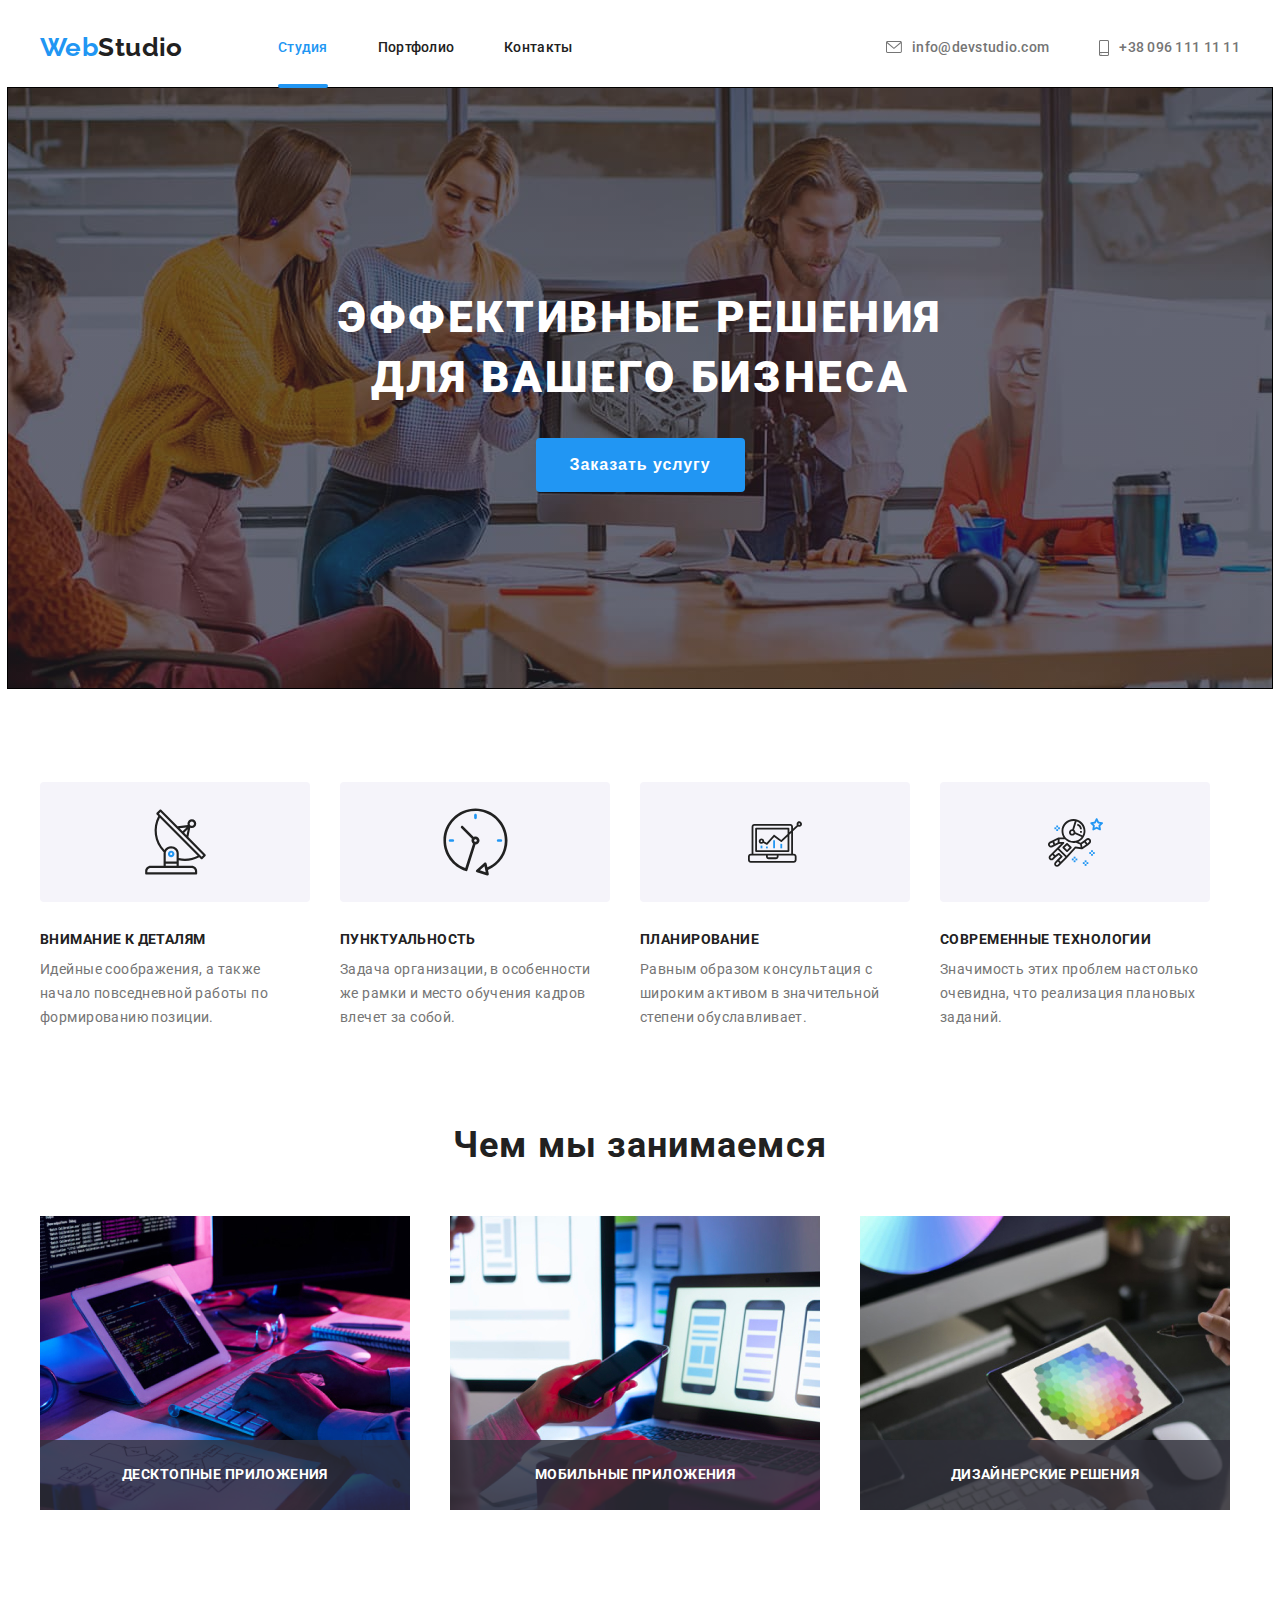
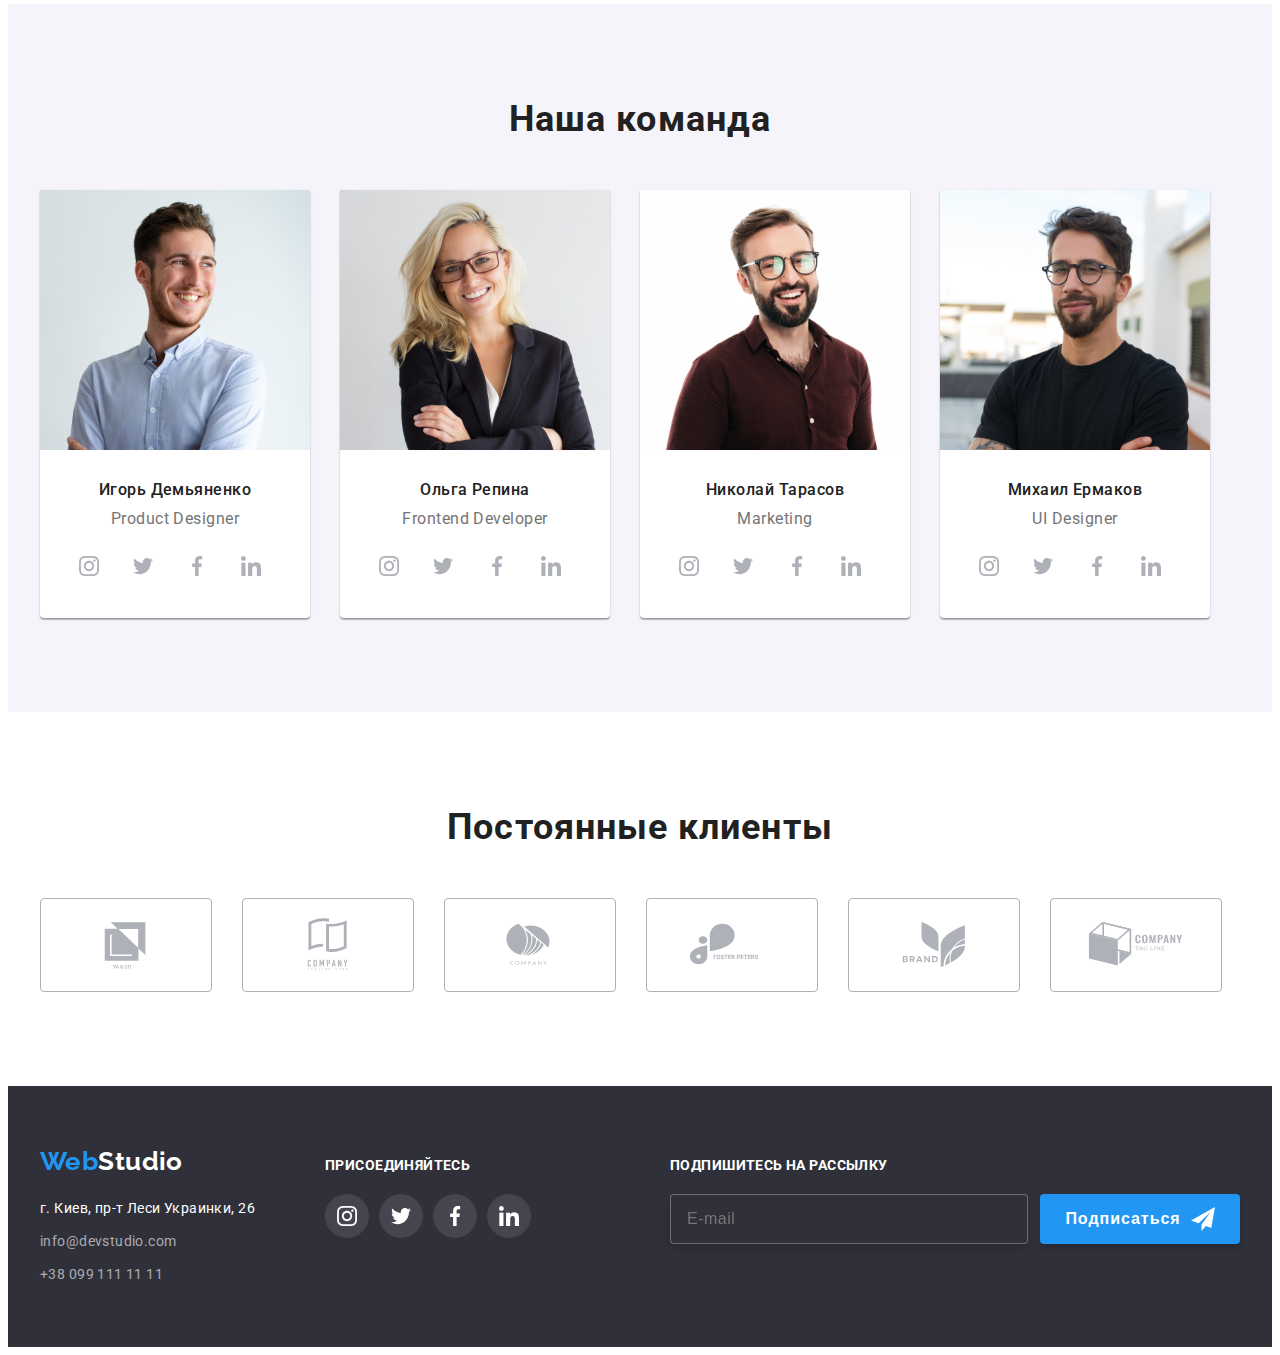
<file: index.html>
<!DOCTYPE html>
<html lang="ru">
  <head>
    <meta charset="utf-8" />
    <meta name="viewport" content="widht=device-widht, initial-scale=1.0" />
    <title>Document</title>
    <link rel="preconnect" href="https://fonts.googleapis.com" />
    <link rel="preconnect" href="https://fonts.gstatic.com" crossorigin />
    <link
      href="https://fonts.googleapis.com/css2?family=Raleway:wght@700&family=Roboto:wght@400;500;700;900&display=swap"
      rel="stylesheet"
    />
    <link
      rel="stylesheet"
      href="https://cdnjs.cloudflare.com/ajax/libs/modern-normalize/1.1.0/modern-normalize.min.css"
      integrity="sha512-wpPYUAdjBVSE4KJnH1VR1HeZfpl1ub8YT/NKx4PuQ5NmX2tKuGu6U/JRp5y+Y8XG2tV+wKQpNHVUX03MfMFn9Q=="
      crossorigin="anonymous"
      referrerpolicy="no-referrer"
    />
    <link rel="stylesheet" href="./css/styles.css" />
  </head>

  <body class="page">
    <!-- Шапка сайта-->
    <header class="header-page">
      <div class="container">
        <div class="box">
          <nav class="header-page-nav">
            <a href="./index.html" class="logo"><span class="accent">Web</span>Studio</a>

            <ul class="site-nav list">
              <li class="list-item"><a href="" class="link current">Студия</a></li>
              <li class="list-item"><a href="./portfolio.html" class="link">Портфолио</a></li>
              <li class="list-item"><a href="" class="link">Контакты</a></li>
            </ul>
          </nav>

          <ul class="contact list">
            <li class="contacts-item">
              <a href="mailto:info@devstudio.com" class="contact-title">
                <svg class="contacts-icon-header" width="16" height="12">
                  <use href="./images/symbol-defs.svg#icon-envelope"></use>
                </svg>
                info@devstudio.com</a
              >
            </li>
            <li class="contacts-item">
              <a href="tel:+380991111111" class="contact-title">
                <svg class="contacts-icon-header" width="10" height="16">
                  <use href="./images/symbol-defs.svg#icon-smartphone"></use>
                </svg>
                +38 096 111 11 11</a
              >
            </li>
          </ul>
        </div>
      </div>
    </header>

    <main>
      <!-- Услуги -->
      <div class="overlay">
        <section class="hero">
          <h1 class="hero-title">Эффективные решения для вашего бизнеса</h1>
          <button type="button" class="button" data-modal-open>Заказать услугу</button>
        </section>
      </div>

      <!-- Процесс роботы -->
      <section class="section">
        <div class="container">
          <h2 class="section-title visually-hidden">Процесс роботы</h2>

          <ul class="work-list list">
            <li class="work-item">
              <div class="thumb">
                <svg class="icon-img" width="65" height="70">
                  <use href="./images/symbol-defs.svg#icon-antenna"></use>
                </svg>
              </div>
              <h3 class="work-title">Внимание к деталям</h3>
              <p class="work-text">
                Идейные соображения, а также начало повседневной работы по формированию позиции.
              </p>
            </li>
            <li class="work-item">
              <div class="thumb">
                <svg class="icon-img" width="67" height="70">
                  <use href="./images/symbol-defs.svg#icon-clock"></use>
                </svg>
              </div>
              <h3 class="work-title">Пунктуальность</h3>
              <p class="work-text">
                Задача организации, в особенности же рамки и место обучения кадров влечет за собой.
              </p>
            </li>

            <li class="work-item">
              <div class="thumb">
                <svg class="icon-img" width="70" height="54">
                  <use href="./images/symbol-defs.svg#icon-diagram"></use>
                </svg>
              </div>
              <h3 class="work-title">Планирование</h3>
              <p class="work-text">
                Равным образом консультация с широким активом в значительной степени обуславливает.
              </p>
            </li>

            <li class="work-item">
              <div class="thumb">
                <svg class="icon-img" width="55" height="61">
                  <use href="./images/symbol-defs.svg#icon-astronaut"></use>
                </svg>
              </div>
              <h3 class="work-title">Современные технологии</h3>
              <p class="work-text">
                Значимость этих проблем настолько очевидна, что реализация плановых заданий.
              </p>
            </li>
          </ul>
        </div>
      </section>

      <!-- Чем мы занимаемся -->
      <section class="section section-gallery">
        <div class="container">
          <h2 class="section-title">Чем мы занимаемся</h2>
          <ul class="gallery list">
            <li class="gallery-item">
              <img src="./images/img.jpg" alt="Процес работы" width="370" />
              <p class="gallery-text">Десктопные приложения</p>
            </li>
            <li class="gallery-item">
              <img src="./images/img.1.jpg" alt="Процес работы" width="370" />
              <p class="gallery-text">Мобильные приложения</p>
            </li>
            <li class="gallery-item">
              <img src="./images/img.2.jpg" alt="Процес работы" width="370" />
              <p class="gallery-text">Дизайнерские решения</p>
            </li>
          </ul>
        </div>
      </section>

      <!-- Наша команда -->

      <section class="section feature">
        <div class="container">
          <h2 class="section-title">Наша команда</h2>

          <ul class="feature-list list">
            <li class="feature-item">
              <img src="./images/icon.jpg" alt="Персонал" width="270" />
              <h3 class="feature-title">Игорь Демьяненко</h3>
              <p class="feature-work">Product Designer</p>
              <ul class="feature-icon-list list">
                <li class="feature-icon">
                  <a href="" class="feature-icon-link">
                    <svg class="icons" width="20" height="20">
                      <use href="./images/symbol-defs.svg#icon-instagram"></use>
                    </svg>
                  </a>
                </li>
                <li class="feature-icon">
                  <a href="" class="feature-icon-link">
                    <svg class="icons" width="20" height="20">
                      <use href="./images/symbol-defs.svg#icon-twitter"></use>
                    </svg>
                  </a>
                </li>
                <li class="feature-icon">
                  <a href="" class="feature-icon-link">
                    <svg class="icons" width="20" height="20">
                      <use href="./images/symbol-defs.svg#icon-facebook"></use>
                    </svg>
                  </a>
                </li>
                <li class="feature-icon">
                  <a href="" class="feature-icon-link">
                    <svg class="icons" width="20" height="20">
                      <use href="./images/symbol-defs.svg#icon-linkedin"></use>
                    </svg>
                  </a>
                </li>
              </ul>
            </li>

            <li class="feature-item">
              <img src="./images/icon.1.jpg" alt="Персонал" width="270" />
              <h3 class="feature-title">Ольга Репина</h3>
              <p class="feature-work">Frontend Developer</p>
              <ul class="feature-icon-list list">
                <li class="feature-icon">
                  <a href="" class="feature-icon-link">
                    <svg class="icons" width="20" height="20">
                      <use href="./images/symbol-defs.svg#icon-instagram"></use>
                    </svg>
                  </a>
                </li>
                <li class="feature-icon">
                  <a href="" class="feature-icon-link">
                    <svg class="icons" width="20" height="20">
                      <use href="./images/symbol-defs.svg#icon-twitter"></use>
                    </svg>
                  </a>
                </li>
                <li class="feature-icon">
                  <a href="" class="feature-icon-link">
                    <svg class="icons" width="20" height="20">
                      <use href="./images/symbol-defs.svg#icon-facebook"></use>
                    </svg>
                  </a>
                </li>
                <li class="feature-icon">
                  <a href="" class="feature-icon-link">
                    <svg class="icons" width="20" height="20">
                      <use href="./images/symbol-defs.svg#icon-linkedin"></use>
                    </svg>
                  </a>
                </li>
              </ul>
            </li>

            <li class="feature-item">
              <img src="./images/icon.2.jpg" alt="Персонал" width="270" />
              <h3 class="feature-title">Николай Тарасов</h3>
              <p class="feature-work">Marketing</p>
              <ul class="feature-icon-list list">
                <li class="feature-icon">
                  <a href="" class="feature-icon-link">
                    <svg class="icons" width="20" height="20">
                      <use href="./images/symbol-defs.svg#icon-instagram"></use>
                    </svg>
                  </a>
                </li>
                <li class="feature-icon">
                  <a href="" class="feature-icon-link">
                    <svg class="icons" width="20" height="20">
                      <use href="./images/symbol-defs.svg#icon-twitter"></use>
                    </svg>
                  </a>
                </li>
                <li class="feature-icon">
                  <a href="" class="feature-icon-link">
                    <svg class="icons" width="20" height="20">
                      <use href="./images/symbol-defs.svg#icon-facebook"></use>
                    </svg>
                  </a>
                </li>
                <li class="feature-icon">
                  <a href="" class="feature-icon-link">
                    <svg class="icons" width="20" height="20">
                      <use href="./images/symbol-defs.svg#icon-linkedin"></use>
                    </svg>
                  </a>
                </li>
              </ul>
            </li>

            <li class="feature-item">
              <img src="./images/icon.3.jpg" alt="Персонал" width="270" />
              <h3 class="feature-title">Михаил Ермаков</h3>
              <p class="feature-work">UI Designer</p>
              <ul class="feature-icon-list list">
                <li class="feature-icon">
                  <a href="" class="feature-icon-link">
                    <svg class="icons" width="20" height="20">
                      <use href="./images/symbol-defs.svg#icon-instagram"></use>
                    </svg>
                  </a>
                </li>
                <li class="feature-icon">
                  <a href="" class="feature-icon-link">
                    <svg class="icons" width="20" height="20">
                      <use href="./images/symbol-defs.svg#icon-twitter"></use>
                    </svg>
                  </a>
                </li>
                <li class="feature-icon">
                  <a href="" class="feature-icon-link">
                    <svg class="icons" width="20" height="20">
                      <use href="./images/symbol-defs.svg#icon-facebook"></use>
                    </svg>
                  </a>
                </li>
                <li class="feature-icon">
                  <a href="" class="feature-icon-link">
                    <svg class="icons" width="20" height="20">
                      <use href="./images/symbol-defs.svg#icon-linkedin"></use>
                    </svg>
                  </a>
                </li>
              </ul>
            </li>
          </ul>
        </div>
      </section>
      <section class="section">
        <div class="container">
          <h2 class="clients-title">Постоянные клиенты</h2>
          <ul class="clients-list list">
            <li class="clients-item">
              <a class="clients-link">
                <svg class="clients-icon" width="106" height="60">
                  <use href="./images/symbol-clients.svg#icon-Logo"></use>
                </svg>
              </a>
            </li>
            <li class="clients-item">
              <a class="clients-link">
                <svg class="clients-icon" width="106" height="60">
                  <use href="./images/symbol-clients.svg#icon-Logo-1"></use>
                </svg>
              </a>
            </li>
            <li class="clients-item">
              <a class="clients-link">
                <svg class="clients-icon" width="106" height="60">
                  <use href="./images/symbol-clients.svg#icon-Logo-2"></use>
                </svg>
              </a>
            </li>
            <li class="clients-item">
              <a class="clients-link">
                <svg class="clients-icon" width="106" height="60">
                  <use href="./images/symbol-clients.svg#icon-Logo-3"></use>
                </svg>
              </a>
            </li>
            <li class="clients-item">
              <a class="clients-link">
                <svg class="clients-icon" width="106" height="60">
                  <use href="./images/symbol-clients.svg#icon-Logo-4"></use>
                </svg>
              </a>
            </li>
            <li class="clients-item">
              <a class="clients-link">
                <svg class="clients-icon" width="106" height="60">
                  <use href="./images/symbol-clients.svg#icon-Logo-5"></use>
                </svg>
              </a>
            </li>
          </ul>
        </div>
      </section>
    </main>

    <!-- Футер -->
    <footer class="adress">
      <div class="contact-wrap">
        <div class="container">
          <div class="contact-link">
            <a href="./index.html" class="logo-footer"
              ><span class="accent">Web</span><span class="accent-logo">Studio</span></a
            >
            <address>
              <ul class="contacts list">
                <li class="contact-adress">
                  <a
                    href="https://goo.gl/maps/pnNfETj2RrLpbSRX6"
                    target="_blank"
                    rel="nooper noreferrer"
                    class="adress-title"
                    >г. Киев, пр-т Леси Украинки, 26</a
                  >
                </li>
                <li class="contact-adress">
                  <a href="mailto:info@devstudio.com" class="contact-item"> info@devstudio.com</a>
                </li>
                <li class="contact-adress">
                  <a href="tel:+380991111111" class="contact-item"> +38 099 111 11 11</a>
                </li>
              </ul>
            </address>
          </div>
          <div class="contacts-wrap-link">
            <div class="contacts-link">
              <p class="contacts-link-title">Присоединяйтесь</p>
              <ul class="contacts-link-list list">
                <li class="contacts-icon">
                  <a href="" class="contacts-icon-link">
                    <svg class="contacts-icons" width="20" height="20">
                      <use href="./images/symbol-defs.svg#icon-instagram"></use>
                    </svg>
                  </a>
                </li>
                <li class="contacts-icon">
                  <a href="" class="contacts-icon-link">
                    <svg class="contacts-icons" width="20" height="20">
                      <use href="./images/symbol-defs.svg#icon-twitter"></use>
                    </svg>
                  </a>
                </li>
                <li class="contacts-icon">
                  <a href="" class="contacts-icon-link">
                    <svg class="contacts-icons" width="20" height="20">
                      <use href="./images/symbol-defs.svg#icon-facebook"></use>
                    </svg>
                  </a>
                </li>
                <li class="contacts-icon">
                  <a href="" class="contacts-icon-link">
                    <svg class="contacts-icons" width="20" height="20">
                      <use href="./images/symbol-defs.svg#icon-linkedin"></use>
                    </svg>
                  </a>
                </li>
              </ul>
            </div>
          </div>
          <div class="contacts-wrap-email">
            <p class="contacts-email-title">Подпишитесь на рассылку</p>
            <form>
              <div class="contacts-input-btn">
                <input type="search" name="search" placeholder="E-mail" class="contacts-input" />
                <button type="submit" class="contacts-email-btn">
                  Подписаться

                  <svg class="contacts-btn-icon" width="24" height="24">
                    <use href="./images/symbol-defs.svg#icon-icon-send"></use>
                  </svg>
                </button>
              </div>
            </form>
          </div>
        </div>
      </div>
    </footer>

    <!-- Модальное окно -->
    <div class="backdrop is-hidden" data-modal>
      <div class="modal">
        <button class="modal-close-btn" data-modal-close>
          <svg class="modal-icon" width="11" height="11">
            <use href="./images/symbol-defs.svg#icon-x"></use>
          </svg>
        </button>
        <p class="modal-title">Оставьте свои данные, мы вам перезвоним</p>
        <form class="modal-form">
          <div class="modal-form-field">
            <label for="person" class="modal-label">Имя</label>
            <div class="modal-form-wrap">
              <input type="text" name="text" id="person" class="modal-input" placeholder=" " />
              <svg class="modal-form-icon" width="18" height="18">
                <use href="./images/symbol-defs.svg#icon-modal-person"></use>
              </svg>
            </div>
          </div>
          <div class="modal-form-field">
            <label for="tel" class="modal-label">Телефон</label>
            <div class="modal-form-wrap">
              <input type="tel" name="tel" id="tel" class="modal-input" placeholder=" " />
              <svg class="modal-form-icon" width="18" height="18">
                <use href="./images/symbol-defs.svg#icon-modal-phone"></use>
              </svg>
            </div>
          </div>

          <div class="modal-form-field">
            <label for="email" class="modal-label">Почта</label>
            <div class="modal-form-wrap">
              <input type="email" name="email" id="email" class="modal-input" placeholder=" " />
              <svg class="modal-form-icon" width="18" height="18">
                <use href="./images/symbol-defs.svg#icon-modal-email"></use>
              </svg>
            </div>
          </div>
          <div class="modal-form-field">
            <label for="text" class="modal-label">Комментарий</label>
            <textarea
              name="text"
              id="text"
              class="modal-text"
              placeholder="Введите текст"
            ></textarea>
          </div>
          <div class="modal-form-field">
            <input
              type="checkbox"
              name="privacy"
              id="privacy"
              value="true"
              class="modal-input-checkbox visually-hidden"
            />
            <label for="privacy" class="modal-label-checkbox"
              >Соглашаюсь с рассылкой и принимаю
              <a href="" class="modal-link"
                ><span class="modal-accent">Условия договора</span></a
              ></label
            >
          </div>
          <button type="submit" class="modal-btn">Отправить</button>
        </form>
      </div>
    </div>
    <script src="./js/modal.js">
      (() => {
        const refs = {
        openModalBtn: document.querySelector('[data-modal-open]'),
        closeModalBtn: document.querySelector('[data-modal-close]'),
        modal: document.querySelector('[data-modal]'),
        body: document.querySelector('body'),
      };

      refs.openModalBtn.addEventListener('click', toggleModal);
      refs.closeModalBtn.addEventListener('click', toggleModal);

      function toggleModal() {
        refs.modal.classList.toggle('is-hidden');
        refs.body.classList.toggle('no-scroll');
      }
      })();
    </script>
  </body>
</html>
</file>
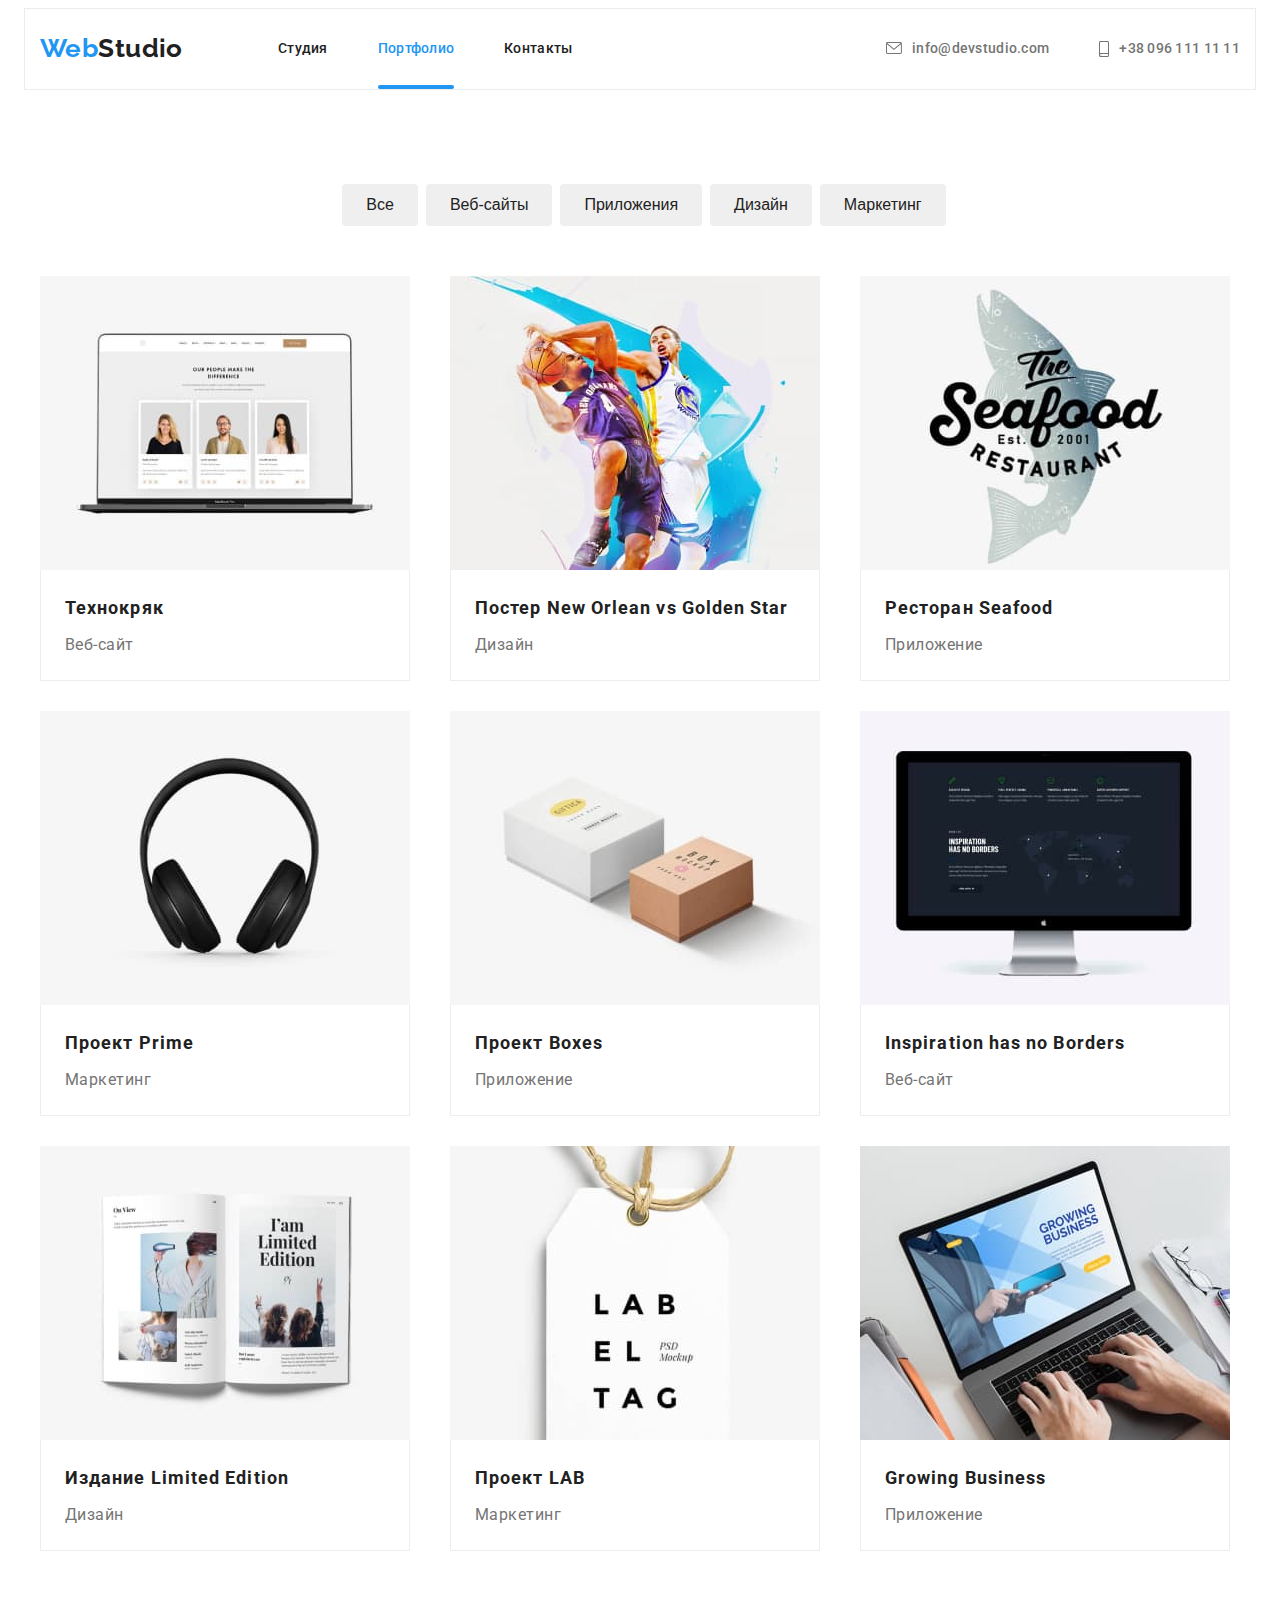
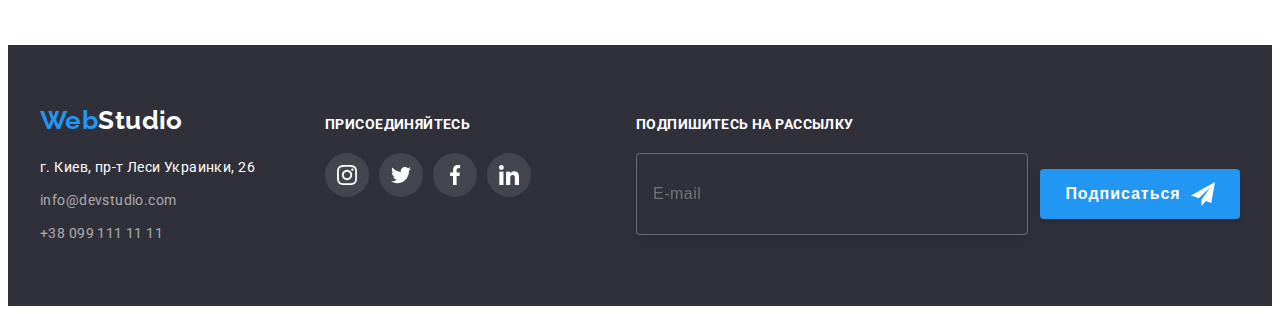
<file: portfolio.html>
<!DOCTYPE html>
<html lang="ru">
  <head>
    <meta charset="utf-8" />
    <meta name="viewport" content="widht=device-widht, initial-scale=1.0" />
    <title>Document</title>
    <link rel="preconnect" href="https://fonts.googleapis.com" />
    <link rel="preconnect" href="https://fonts.gstatic.com" crossorigin />
    <link
      href="https://fonts.googleapis.com/css2?family=Raleway:wght@700&family=Roboto:wght@400;500;700;900&display=swap"
      rel="stylesheet"
    />
    <link
      rel="stylesheet"
      href="https://cdnjs.cloudflare.com/ajax/libs/modern-normalize/1.1.0/modern-normalize.min.css"
      integrity="sha512-wpPYUAdjBVSE4KJnH1VR1HeZfpl1ub8YT/NKx4PuQ5NmX2tKuGu6U/JRp5y+Y8XG2tV+wKQpNHVUX03MfMFn9Q=="
      crossorigin="anonymous"
      referrerpolicy="no-referrer"
    />
    <link rel="stylesheet" href="./css/styles.css" />
  </head>

  <body>
    <!-- Шапка сайта-->
    <header class="header-page">
      <div class="container border">
        <div class="box">
          <nav class="header-page-nav">
            <a href="./index.html" class="logo"><span class="accent">Web</span>Studio</a>
            <ul class="site-nav list">
              <li class="list-item"><a href="index.html" class="link">Студия</a></li>
              <li class="list-item">
                <a href="./portfolio.html" class="link current">Портфолио</a>
              </li>
              <li class="list-item"><a href="" class="link">Контакты</a></li>
            </ul>
          </nav>

          <ul class="contact list">
            <li class="contacts-item">
              <a href="mailto:info@devstudio.com" class="contact-title">
                <svg class="contacts-icon-header" width="16" height="12">
                  <use href="./images/symbol-defs.svg#icon-envelope"></use>
                </svg>
                info@devstudio.com</a
              >
            </li>
            <li class="contacts-item">
              <a href="tel:+380991111111" class="contact-title">
                <svg class="contacts-icon-header" width="10" height="16">
                  <use href="./images/symbol-defs.svg#icon-smartphone"></use>
                </svg>
                +38 096 111 11 11</a
              >
            </li>
          </ul>
        </div>
      </div>
    </header>

    <main>
      <section class="section">
        <div class="container">
          <h1 class="section-title visually-hidden">Наши проекты</h1>
          <ul class="button-primary-list list">
            <li><button type="button" class="button-primary">Все</button></li>
            <li><button type="button" class="button-primary">Веб-сайты</button></li>
            <li><button type="button" class="button-primary">Приложения</button></li>
            <li><button type="button" class="button-primary">Дизайн</button></li>
            <li><button type="button" class="button-primary">Маркетинг</button></li>
          </ul>
          <ul class="projects list">
            <li class="projects-item">
              <a href="" class="projects-link">
                <div class="projects-wrap">
                  <img src="./images/image.jpg" alt="Ноутбук" width="370" height="294" />
                  <p class="projects-text">
                    Ресурс предлагает комплексные предложения с разным уровнем функционала и
                    сервисов. Все это позволит посетителю получить исчерпывающие сведения о компании
                    или частном лице.
                  </p>
                </div>

                <div class="projects-class">
                  <h2 class="projects-title">Технокряк</h2>
                  <p class="projects-work">Веб-сайт</p>
                </div>
              </a>
            </li>
            <li class="projects-item">
              <a href="" class="projects-link">
                <div class="projects-wrap">
                  <img
                    src="./images/image.1.jpg"
                    alt="Двое мужчин играют в баскетбол"
                    width="370"
                    height="294"
                  />
                  <p class="projects-text">
                    Ресурс предлагает комплексные предложения с разным уровнем функционала и
                    сервисов. Все это позволит посетителю получить исчерпывающие сведения о компании
                    или частном лице.
                  </p>
                </div>

                <div class="projects-class">
                  <h2 class="projects-title">Постер New Orlean vs Golden Star</h2>
                  <p class="projects-work">Дизайн</p>
                </div>
              </a>
            </li>
            <li class="projects-item">
              <a href="" class="projects-link">
                <div class="projects-wrap">
                  <img src="./images/image.2.jpg" alt="Лого ресторана" width="370" height="294" />
                  <p class="projects-text">
                    Ресурс предлагает комплексные предложения с разным уровнем функционала и
                    сервисов. Все это позволит посетителю получить исчерпывающие сведения о компании
                    или частном лице.
                  </p>
                </div>

                <div class="projects-class">
                  <h2 class="projects-title">Ресторан Seafood</h2>
                  <p class="projects-work">Приложение</p>
                </div>
              </a>
            </li>
            <li class="projects-item">
              <a href="" class="projects-link">
                <div class="projects-wrap">
                  <img src="./images/image.3.jpg" alt="Наушники" width="370" height="294" />
                  <p class="projects-text">
                    Ресурс предлагает комплексные предложения с разным уровнем функционала и
                    сервисов. Все это позволит посетителю получить исчерпывающие сведения о компании
                    или частном лице.
                  </p>
                </div>

                <div class="projects-class">
                  <h2 class="projects-title">Проект Prime</h2>
                  <p class="projects-work">Маркетинг</p>
                </div>
              </a>
            </li>
            <li class="projects-item">
              <a href="" class="projects-link">
                <div class="projects-wrap">
                  <img src="./images/image.4.jpg" alt="Две коробки" width="370" height="294" />
                  <p class="projects-text">
                    Ресурс предлагает комплексные предложения с разным уровнем функционала и
                    сервисов. Все это позволит посетителю получить исчерпывающие сведения о компании
                    или частном лице.
                  </p>
                </div>

                <div class="projects-class">
                  <h2 class="projects-title">Проект Boxes</h2>
                  <p class="projects-work">Приложение</p>
                </div>
              </a>
            </li>
            <li class="projects-item">
              <a href="" class="projects-link">
                <div class="projects-wrap">
                  <img
                    src="./images/image.5.jpg"
                    alt="Монитор комп'ютера"
                    width="370"
                    height="294"
                  />
                  <p class="projects-text">
                    Ресурс предлагает комплексные предложения с разным уровнем функционала и
                    сервисов. Все это позволит посетителю получить исчерпывающие сведения о компании
                    или частном лице.
                  </p>
                </div>

                <div class="projects-class">
                  <h2 class="projects-title">Inspiration has no Borders</h2>
                  <p class="projects-work">Веб-сайт</p>
                </div>
              </a>
            </li>
            <li class="projects-item">
              <a href="" class="projects-link">
                <div class="projects-wrap">
                  <img src="./images/image.6.jpg" alt="Открытый журнал" width="370" height="294" />
                  <p class="projects-text">
                    Ресурс предлагает комплексные предложения с разным уровнем функционала и
                    сервисов. Все это позволит посетителю получить исчерпывающие сведения о компании
                    или частном лице.
                  </p>
                </div>

                <div class="projects-class">
                  <h2 class="projects-title">Издание Limited Edition</h2>
                  <p class="projects-work">Дизайн</p>
                </div>
              </a>
            </li>
            <li class="projects-item">
              <a href="" class="projects-link">
                <div class="projects-wrap">
                  <img src="./images/image.7.jpg" alt="Проект LAB" width="370" height="294" />
                  <p class="projects-text">
                    Ресурс предлагает комплексные предложения с разным уровнем функционала и
                    сервисов. Все это позволит посетителю получить исчерпывающие сведения о компании
                    или частном лице.
                  </p>
                </div>

                <div class="projects-class">
                  <h2 class="projects-title">Проект LAB</h2>
                  <p class="projects-work">Маркетинг</p>
                </div>
              </a>
            </li>
            <li class="projects-item">
              <a href="" class="projects-link">
                <div class="projects-wrap">
                  <img
                    src="./images/image.8.jpg"
                    alt="Робота за проектом"
                    width="370"
                    height="294"
                  />
                  <p class="projects-text">
                    Ресурс предлагает комплексные предложения с разным уровнем функционала и
                    сервисов. Все это позволит посетителю получить исчерпывающие сведения о компании
                    или частном лице.
                  </p>
                </div>

                <div class="projects-class">
                  <h2 class="projects-title">Growing Business</h2>
                  <p class="projects-work">Приложение</p>
                </div>
              </a>
            </li>
          </ul>
        </div>
      </section>
    </main>

    <!-- Футер -->
    <footer class="adress">
      <div class="contact-wrap">
        <div class="container">
          <div class="contact-link">
            <a href="./index.html" class="logo-footer"
              ><span class="accent">Web</span><span class="accent-logo">Studio</span></a
            >
            <address>
              <ul class="contacts list">
                <li class="contact-adress">
                  <a
                    href="https://goo.gl/maps/pnNfETj2RrLpbSRX6"
                    target="_blank"
                    rel="nooper noreferrer"
                    class="adress-title"
                    >г. Киев, пр-т Леси Украинки, 26</a
                  >
                </li>
                <li class="contact-adress">
                  <a href="mailto:info@devstudio.com" class="contact-item"> info@devstudio.com</a>
                </li>
                <li class="contact-adress">
                  <a href="tel:+380991111111" class="contact-item"> +38 099 111 11 11</a>
                </li>
              </ul>
            </address>
          </div>
          <div class="contacts-wrap-link">
            <div class="contacts-link">
              <p class="contacts-link-title">Присоединяйтесь</p>
              <ul class="contacts-link-list list">
                <li class="contacts-icon">
                  <a href="" class="contacts-icon-link">
                    <svg class="contacts-icons" width="20" height="20">
                      <use href="./images/symbol-defs.svg#icon-instagram"></use>
                    </svg>
                  </a>
                </li>
                <li class="contacts-icon">
                  <a href="" class="contacts-icon-link">
                    <svg class="contacts-icons" width="20" height="20">
                      <use href="./images/symbol-defs.svg#icon-twitter"></use>
                    </svg>
                  </a>
                </li>
                <li class="contacts-icon">
                  <a href="" class="contacts-icon-link">
                    <svg class="contacts-icons" width="20" height="20">
                      <use href="./images/symbol-defs.svg#icon-facebook"></use>
                    </svg>
                  </a>
                </li>
                <li class="contacts-icon">
                  <a href="" class="contacts-icon-link">
                    <svg class="contacts-icons" width="20" height="20">
                      <use href="./images/symbol-defs.svg#icon-linkedin"></use>
                    </svg>
                  </a>
                </li>
              </ul>
            </div>
          </div>
          <div class="contacts-wrap-email">
            <p class="contacts-email-title">Подпишитесь на рассылку</p>
            <form>
              <div class="contacts-input-btn">
                <input type="email" name="email" placeholder="E-mail" class="contacts-input" />
                <button type="submit" class="contacts-email-btn">
                  Подписаться

                  <svg class="contacts-btn-icon" width="24" height="24">
                    <use href="./images/symbol-defs.svg#icon-icon-send"></use>
                  </svg>
                </button>
              </div>
            </form>
          </div>
        </div>
      </div>
    </footer>
  </body>
</html>
</file>
<file: css/styles.css>
:root {
  --primary-text-color: #757575;
  --title-text-color: #212121;
  --accent-color: #2196f3;
  --primary-white-color: #ffffff;
  --primary-grey-color: #2f303a;
}

.visually-hidden {
  position: absolute;
  white-space: nowrap;
  width: 1px;
  height: 1px;
  overflow: hidden;
  border: 0;
  padding: 0;
  clip: rect(0 0 0 0);
  clip-path: inset(50%);
  margin: -1px;
}

p,
h1,
h2,
h3,
h4,
h5,
h6 {
  margin: 0;
  padding: 0;
}

ul,
ol {
  margin: 0;
  padding-left: 0;
}

img {
  display: block;
  max-width: 100%;
  height: auto;
}

.container {
  width: 1200px;
  margin: 0 auto;
  padding-left: 15px;
  padding-right: 15px;
  /* outline: 2px solid red; */
}

.box {
  display: flex;
  align-items: center;

  padding-top: 24px;
  padding-bottom: 25px;
}

body {
  background-color: var(--primary-white-color);
  color: var(--primary-text-color);
  font-family: 'Roboto', sans-serif;
  font-size: 14px;
  letter-spacing: 0.03em;
}

.border {
  border: 1px solid #ececec;
}

.list {
  list-style: none;
}

/* icon */
.thumb {
  display: flex;
  align-items: center;
  justify-content: center;
  background-color: #f5f4fa;
  border-radius: 4px;
  max-width: 270px;
  height: 120px;
  margin-bottom: 30px;
}

.icon-img {
  display: inline-flex;
  background-position: center;
  background-repeat: no-repeat;
  background-size: contain;
}

.icon {
  display: inline-flex;
  background-position: center;
  background-repeat: no-repeat;
  background-size: contain;
}

.icon:not(:last-child) {
  margin-left: 10px;
}

/* логотип */
.logo {
  color: var(--title-text-color);
  font-family: 'Raleway', sans-serif;
  font-weight: 700;
  text-decoration: none;
  font-size: 26px;
  line-height: 1.19;

  min-width: 145px;
  height: 31px;
  margin-right: 93px;
}

.logo-footer {
  color: var(--title-text-color);
  font-family: 'Raleway', sans-serif;
  font-weight: 700;
  text-decoration: none;
  font-size: 26px;
  line-height: 1.19;
  min-width: 145px;
  height: 31px;
}

.accent {
  color: var(--accent-color);
}
.accent-logo {
  color: var(--primary-white-color);
}

/* header */

.header-page {
  display: flex;
  align-items: center;
}

.header-page-nav {
  display: flex;
  align-items: center;
}

.site-nav {
  display: flex;
}

.site-nav:not(:last-child) {
  margin-left: 50px;
}

.site-nav .link {
  color: var(--title-text-color);
  font-weight: 500;
  font-size: 14px;
  line-height: 1.14;
  text-decoration: none;
  letter-spacing: 0.02em;
}

.list-item {
  position: relative;
}

.link::after {
  content: '';
  position: absolute;
  left: 0;
  bottom: -32px;
  display: block;
  width: 100%;
  height: 4px;
  background-color: var(--accent-color);
  border-radius: 2px;
  opacity: 0;
  transform: scaleX(0);
  transition: transform 250ms cubic-bezier(0.4, 0, 0.2, 1),
    opacity 250ms cubic-bezier(0.4, 0, 0.2, 1);
}

.link:hover::after,
.link.current::after {
  opacity: 1;
  transform: scaleX(1);
}

.site-nav .link:hover,
.site-nav .link:focus {
  color: var(--accent-color);
}

.site-nav .link.current {
  color: var(--accent-color);
}

.list-item:not(:last-child) {
  margin-right: 50px;
}

.border {
  border: 1px solid #ececec;
}

/* hero */

.hero {
  text-align: center;
  padding-top: 200px;
  padding-bottom: 200px;
}

.hero-title {
  color: var(--primary-white-color);
  font-weight: 900;
  font-size: 44px;
  line-height: 1.36;
  letter-spacing: 0.06em;
  text-align: center;
  max-width: 696px;
  height: 120px;
  margin-left: auto;
  margin-right: auto;
  margin-bottom: 30px;
  text-transform: uppercase;
}
/* Overlay */
.overlay {
  height: 600px;
  outline: 1px solid #000;
  max-width: 1600px;
  margin-left: auto;
  margin-right: auto;
  background-image: linear-gradient(rgba(47, 48, 58, 0.4), rgba(47, 48, 58, 0.4)),
    url(../images/overlay.jpg);
  background-repeat: no-repeat;
  background-size: cover;
  background-position: center;
}

.section {
  padding-top: 94px;
  padding-bottom: 94px;
}
.section-title {
  color: var(--title-text-color);
  font-weight: 700;
  font-size: 36px;
  line-height: 1.17;
  letter-spacing: 0.03em;
  text-align: center;
  margin-right: auto;
  margin-left: auto;
  margin-bottom: 50px;
}

.section-gallery {
  padding-top: 0;
}

.gallery {
  display: flex;
  margin-left: -30px;
}

.gallery-item {
  width: calc((100% - 90px) / 3);
  margin-left: 30px;
  position: relative;
}

.gallery-text {
  background-color: rgba(47, 48, 58, 0.8);
  color: #ffffff;

  font-weight: 700;
  font-size: 14px;
  line-height: 1.14;
  text-align: center;
  letter-spacing: 0.03em;
  text-transform: uppercase;

  display: flex;
  align-items: center;
  justify-content: center;

  position: absolute;
  width: 370px;
  height: 70px;
  bottom: 0;
}

/* work */
.work-title {
  color: var(--title-text-color);
  font-weight: 700;
  font-size: 14px;
  line-height: 1.14;
  letter-spacing: 0.03em;
  text-transform: uppercase;
  max-width: 270px;
  margin-bottom: 10px;
}

.work-list {
  display: flex;
  align-items: center;
}

.work-item:not(:last-child) {
  margin-right: 30px;
}

.work-text {
  font-size: 14px;
  line-height: 1.71;
  letter-spacing: 0.03em;
  text-align: left;
  width: 270px;
}

/* projects */
.projects {
  display: flex;
  flex-wrap: wrap;

  margin-left: -30px;
  margin-top: -30px;
}
.projects-link {
  display: block;
  color: var(--primary-text-color);
  text-decoration: none;
  font-size: 16px;
  line-height: 1.88;
  letter-spacing: 0.03em;
  box-sizing: border-box;
}

.projects-title {
  color: var(--title-text-color);
  font-weight: 700;
  font-size: 18px;
  line-height: 2;
  letter-spacing: 0.06em;
  margin-bottom: 4px;
}

.projects-work {
  color: var(--primary-text-color);
  font-size: 16px;
  line-height: 1.88;
  letter-spacing: 0.03em;
}

.projects-class {
  padding-top: 20px;
  padding-right: 24px;
  padding-bottom: 20px;
  padding-left: 24px;
  box-sizing: border-box;
  border-left: 1px solid #eeeeee;
  border-right: 1px solid #eeeeee;
  border-bottom: 1px solid #eeeeee;
  width: 370px;
}

.projects-item {
  flex-basis: calc(100% / 3 - 30px);
  margin-top: 30px;
  margin-left: 30px;
}

/* .projects-item:hover,
.projects-item:focus {
  box-shadow: 0px 1px 1px rgba(0, 0, 0, 0.12), 0px 4px 4px rgba(0, 0, 0, 0.06),
    1px 4px 6px rgba(0, 0, 0, 0.16);
} */
.projects-link:hover,
.projects-link:focus {
  box-shadow: 0px 1px 1px rgba(0, 0, 0, 0.12), 0px 4px 4px rgba(0, 0, 0, 0.06),
    1px 4px 6px rgba(0, 0, 0, 0.16);
}

.projects-link:hover .projects-text {
  transform: translateY(0);
}

.projects-wrap {
  position: relative;
  overflow: hidden;
}

.projects-text {
  background-color: rgba(33, 150, 243, 0.9);
  color: #ffffff;
  font-size: 18px;
  line-height: 1.56;
  letter-spacing: 0.03em;

  position: absolute;
  top: 0;
  bottom: 0;
  padding: 63px 24px;
  height: 100%;
  max-width: 100%;

  transform: translateY(101%);
  transition: transform 250ms cubic-bezier(0.4, 0, 0.2, 1);
}

/* button */
.button {
  display: block;
  border-radius: 4px;
  padding: 10px 32px;
  min-width: 200px;
  margin-right: auto;
  margin-left: auto;

  background-color: var(--accent-color);
  color: var(--primary-white-color);

  border-color: transparent;
  font-weight: 700;
  font-size: 16px;
  line-height: 1.88;
  cursor: pointer;
  text-align: center;
  letter-spacing: 0.06em;
}

.button:hover,
.button:focus {
  color: var(--primary-white-color);
}

.button-primary-list {
  display: flex;
  justify-content: center;
  margin-bottom: 50px;
}

.button-primary {
  color: var(--title-text-color);
  font-size: 16px;
  font-weight: 500;
  line-height: 1.63;
  text-align: center;
  border-color: transparent;
  border-radius: 4px;
  cursor: pointer;
  margin-left: 8px;
  padding: 6px 22px;
}

.button-primary:hover,
.button-primary:focus {
  background-color: var(--accent-color);
  color: var(--primary-white-color);
  border-color: transparent;
  box-shadow: 0px 3px 1px rgba(0, 0, 0, 0.1), 0px 1px 2px rgba(0, 0, 0, 0.08),
    0px 2px 2px rgba(0, 0, 0, 0.12);
}

/* features */

.feature-list {
  display: flex;
  margin-left: -30px;
  text-align: center;
}

.feature-item {
  width: calc((100%-120px) / 4);
  margin-left: 30px;
  background: #ffffff;
  box-shadow: 0px 1px 3px rgba(0, 0, 0, 0.12), 0px 1px 1px rgba(0, 0, 0, 0.14),
    0px 2px 1px rgba(0, 0, 0, 0.2);
  border-radius: 0px 0px 4px 4px;
}

.feature {
  background-color: #f5f4fa;
  padding-bottom: 94px;
}

.feature-title {
  color: var(--title-text-color);
  font-weight: 500;
  font-size: 16px;
  line-height: 1.19;
  letter-spacing: 0.03em;
  margin-top: 30px;
  margin-bottom: 10px;
}

.feature-work {
  font-size: 16px;
  line-height: 1.19;
  text-align: center;
  letter-spacing: 0.03em;
  margin-bottom: 16px;
}

.feature-icon-list {
  display: flex;
  justify-content: center;
  margin-bottom: 30px;
}

.feature-icon {
  width: 44px;
  height: 44px;
  margin-right: 10px;
}

.feature-icon:not(:last-child) {
  margin-right: 10px;
}

.feature-icon-link {
  width: 100%;
  height: 100%;
  border-radius: 50%;
  display: flex;
  align-items: center;
  justify-content: center;
  color: #afb1b8;
  position: relative;
}

.icons {
  fill: currentColor;
  position: absolute;
  transform: rotate(0);
  transition: transform 250ms cubic-bezier(0.4, 0, 0.2, 1);
}

.feature-icon-link:hover,
.feature-icon-link:focus {
  background-color: var(--accent-color);
  color: #ffffff;
  transform: rotate(360deg);
  transition: transform 800ms cubic-bezier(0.4, 0, 0.2, 1);
}

/* Clients */
.clients-list {
  display: flex;
  align-items: center;
}

.clients-title {
  color: var(--title-text-color);
  font-weight: 700;
  font-size: 36px;
  line-height: 1.17;
  text-align: center;
  letter-spacing: 0.03em;
  margin-bottom: 50px;
}

.clients-item {
  margin-right: 30px;
}

.clients-item:not(:last-child) {
  margin-right: 30px;
}

.clients-link {
  display: flex;
  align-items: center;
  justify-content: center;
  border: 1px solid #afb1b8;
  border-radius: 4px;
  width: 170px;
  height: 92px;
  color: #afb1b8;
  cursor: pointer;

  position: relative;
}

.clients-link:hover,
.clients-link:focus {
  border-color: var(--accent-color);
}

.clients-icon {
  display: inline-flex;
  background-position: center;
  background-repeat: no-repeat;
  background-size: contain;
  position: absolute;
  opacity: 1;
  transform: scale(1);
  transition: transform 250ms cubic-bezier(0.4, 0, 0.2, 1);
}

.clients-icon {
  fill: currentColor;
}

.clients-link:hover .clients-icon,
.clients-link:focus .clients-icon {
  fill: var(--accent-color);
  opacity: 0.8;
  transform: scale(1.2);
  transition: transform 250ms cubic-bezier(0.4, 0, 0.2, 1);
}

/* contacts */
.contact-wrap .container {
  display: flex;
  align-items: baseline;
  /* justify-content: baseline; */
}

.contacts-icon-header {
  fill: var(--primary-text-color);
  cursor: pointer;
  margin-right: 10px;
  opacity: 1;
  transform: scaleY(1);
  transition: transform 250ms cubic-bezier(0.4, 0, 0.2, 1);
}

.contacts-icon-header:not(:last-child) {
  margin-right: 10px;
}

.contacts-item:hover .contacts-icon-header,
.contacts-item:focus .contacts-icon-header {
  fill: var(--accent-color);
  opacity: 1.2;
  transform: scaleY(-1);
  transition: transform 250ms cubic-bezier(0.4, 0, 0.2, 1);
}

/* .contacts-icon-header:hover,
.contacts-icon-header:focus {
  fill: var(--accent-color);
} */

.contacts-item {
  display: inline-flex;
  align-items: center;
}

.contacts-item:not(:last-child) {
  margin-right: 50px;
}

.adress {
  background-color: var(--primary-grey-color);
  padding-top: 60px;
  padding-bottom: 60px;
}

.contact {
  display: flex;
  margin-left: auto;
}

.contact:not(:last-child) {
  margin-left: 50px;
}

.contact-title {
  color: var(--primary-text-color);
  font-weight: 500;
  line-height: 1.14;
  font-style: normal;
  text-decoration: none;
  letter-spacing: 0.02em;
  display: flex;
  align-items: center;
}

.contact-item {
  line-height: 1.71;
  letter-spacing: 0.03em;
  color: rgba(255, 255, 255, 0.6);
  text-decoration: none;
  font-style: normal;
}

.contact-adress:not(:last-child) {
  margin-bottom: 9px;
}
.contact-title:hover,
.contact-item:hover,
.adress-title:hover {
  color: var(--accent-color);
}

.adress-title {
  color: var(--primary-white-color);
  line-height: 1.71;
  font-style: normal;
  text-decoration: none;
}

.contacts {
  margin-top: 20px;
}

.contacts-link {
  margin-left: 70px;
}

.contacts-link-title {
  display: block;
  color: var(--primary-white-color);
  font-weight: 700;
  font-size: 14px;
  line-height: 1.14;
  letter-spacing: 0.03em;
  text-transform: uppercase;
  margin-bottom: 20px;
}

.contacts-link-list {
  display: flex;
  align-items: baseline;
}

.contacts-icon-list {
  display: flex;
  justify-content: center;
}

.contacts-icon {
  width: 44px;
  height: 44px;
  margin-right: 10px;
}

.contacts-icon:not(:last-child) {
  margin-right: 10px;
}

.contacts-icon-link {
  width: 100%;
  height: 100%;
  border-radius: 50%;
  display: flex;
  align-items: center;
  justify-content: center;
  background: rgba(255, 255, 255, 0.1);
  color: #ffffff;
  position: relative;
}

.contacts-icons {
  fill: currentColor;
  position: absolute;
  opacity: 1;
  transform: scale(1);
  transition: transform 250ms cubic-bezier(0.4, 0, 0.2, 1);
}

.contacts-icon-link:hover,
.contacts-icon-link:focus {
  background-color: var(--accent-color);
  color: #ffffff;
  opacity: 0.8;
  transform: scale(0.7);
  transition: transform 250ms cubic-bezier(0.4, 0, 0.2, 1);
}

.contacts-wrap-link {
  margin-right: auto;
}

.contacts-input-btn {
  display: flex;
  align-items: center;
  justify-content: center;
}

.contacts-email-title {
  display: block;
  color: var(--primary-white-color);
  font-weight: 700;
  font-size: 14px;
  line-height: 1.14;
  letter-spacing: 0.03em;
  text-transform: uppercase;
  margin-bottom: 20px;
}

.contacts-input {
  background-color: #2f303a;
  color: rgba(255, 255, 255, 0.6);

  width: 358px;
  height: 50px;

  font-size: 16px;
  line-height: 1.25;
  letter-spacing: 0.03em;

  border: 1px solid rgba(255, 255, 255, 0.3);
  filter: drop-shadow(0px 4px 4px rgba(0, 0, 0, 0.15));
  border-radius: 4px;
  outline: none;

  padding: 15px 16px;
  margin-right: 12px;
}

.contacts-email-btn {
  display: flex;
  align-items: center;
  justify-content: center;

  background-color: var(--accent-color);
  color: #ffffff;

  width: 200px;
  height: 50px;

  box-shadow: 0px 4px 4px rgba(0, 0, 0, 0.15);
  border-radius: 4px;
  border: transparent;
  cursor: pointer;

  font-weight: 700;
  font-size: 16px;
  line-height: 1.88;
  letter-spacing: 0.06em;
  padding: 10px;
}

.contacts-email-btn:hover .contacts-btn-icon,
.contacts-email-btn:focus .contacts-btn-icon {
  background-color: var(--accent-color);
  color: var(--primary-white-color);
  border-color: transparent;
  transform: scale(1.5);
  transition: transform 250ms cubic-bezier(0.4, 0, 0.2, 1);
}

.contacts-btn-icon {
  margin-left: 10px;
}

/* backdrop.modal */
.backdrop {
  position: fixed;
  top: 0;
  left: 0;
  width: 100%;
  height: 100vh;
  background-color: rgba(0, 0, 0, 0.2);

  opacity: 1;
  transition: opacity 250ms cubic-bezier(0.4, 0, 0.2, 1);
}

.backdrop.is-hidden {
  /* visibility: hidden; */
  opacity: 0;
  pointer-events: none;
}

.backdrop.is-hidden .modal {
  transform: translate(-50%, -50%) scale(1.1);
}

.modal {
  background-color: var(--primary-white-color);

  position: absolute;
  top: 50%;
  left: 50%;

  transform: translate(-50%, -50%) scale(1);
  transition: transform 250ms cubic-bezier(0.4, 0, 0.2, 1);
  width: 528px;
  height: 581px;

  box-shadow: 0px 1px 3px rgba(0, 0, 0, 0.12), 0px 1px 1px rgba(0, 0, 0, 0.14),
    0px 2px 1px rgba(0, 0, 0, 0.2);
  border-radius: 4px;
  padding: 40px;
}

.modal-close-btn {
  position: absolute;
  top: 8px;
  right: 8px;

  display: flex;
  align-items: center;
  justify-content: center;

  width: 30px;
  height: 30px;
  cursor: pointer;
  border-radius: 50%;
  border: 1px solid rgba(0, 0, 0, 0.1);
  background-color: inherit;
  transform: rotate(0);
  transition: transform 250ms cubic-bezier(0.4, 0, 0.2, 1);
}

.no-scroll {
  overflow: hidden;
}

.modal-icon {
  fill: #000;
}

.modal-close-btn:hover .modal-icon,
.modal-close-btn:focus .modal-icon {
  fill: var(--accent-color);
  transform: rotate(-360deg);
  transition: transform 250ms cubic-bezier(0.4, 0, 0.2, 1);
}

.modal-title {
  color: var(--title-text-color);
  font-weight: 700;
  font-size: 20px;
  line-height: 1.15;
  text-align: center;
  letter-spacing: 0.03em;
}

.modal-form {
  margin-top: 12px;
}

.modal-input {
  outline: none;
  margin-top: 4px;
  margin-bottom: 10px;
  padding-left: 42px;

  border: 1px solid rgba(33, 33, 33, 0.2);
  border-radius: 4px;

  width: 100%;
  height: 40px;
}

.modal-input:hover,
.modal-input:focus {
  border-color: var(--accent-color);
}
.modal-input:not(:placeholder-shown) {
  border-color: var(--accent-color);
}
.modal-label {
  color: var(--primary-text-color);
  font-size: 12px;
  line-height: 1.17;
  letter-spacing: 0.01em;
}

.modal-form-wrap {
  position: relative;
}

.modal-form-icon {
  position: absolute;
  top: 45%;
  left: 12px;
  transform: translateY(-45%);
}

.modal-form-wrap:hover .modal-form-icon,
.modal-form-wrap:focus .modal-form-icon {
  fill: var(--accent-color);
  transform: translateX(-55%);
  transition: transform 250ms cubic-bezier(0.4, 0, 0.2, 1);
}

.modal-input:hover + .modal-form-icon,
.modal-input:focus + .modal-form-icon {
  fill: var(--accent-color);
}

.modal-text {
  resize: none;
  width: 100%;
  height: 120px;
  outline: none;
  border: 1px solid rgba(33, 33, 33, 0.2);
  border-radius: 4px;
  padding: 12px 16px;
  margin-top: 4px;
  margin-bottom: 20px;
}

.modal-text::placeholder {
  font-size: 14px;
  line-height: 1.14;
  letter-spacing: 0.01em;

  color: rgba(117, 117, 117, 0.5);
}

.modal-link {
  color: var(--accent-color);
  padding-left: 5px;
}

.modal-accent {
  font-size: 14px;
  line-height: 1.71;
  letter-spacing: 0.03em;
}

.modal-label-checkbox {
  color: var(--primary-text-color);
  font-size: 14px;
  line-height: 1.71;
  letter-spacing: 0.03em;
  display: flex;
  align-items: center;
  justify-content: center;
  margin-bottom: 30px;
}

.modal-label-checkbox::before {
  content: '';
  width: 16px;
  height: 15px;
  border: 2px solid var(--title-text-color);
  border-radius: 2px;
  margin-right: 8px;
}

.modal-input-checkbox:checked + .modal-label-checkbox::before {
  background-color: var(--accent-color);
  background-image: url(../images/svg.privacy.svg);
  border: none;
  background-repeat: no-repeat;
  background-position: center;
}

.modal-input-checkbox:hover + .modal-label-checkbox::before,
.modal-input-checkbox:focus + .modal-label-checkbox::before {
  background-color: var(--accent-color);
  border: var(--accent-color);
  border-radius: 2px;
  background-image: url(../images/svg.privacy.svg);

  background-repeat: no-repeat;
  background-position: center;
}

.modal-btn {
  background-color: var(--accent-color);
  color: #ffffff;

  width: 200px;
  height: 50px;

  font-weight: 700;
  font-size: 16px;
  line-height: 1.88;
  letter-spacing: 0.06em;
  padding: 10px 55px;
  margin-left: auto;
  margin-right: auto;

  cursor: pointer;

  display: flex;
  align-items: center;
  text-align: center;

  box-shadow: 0px 4px 4px rgba(0, 0, 0, 0.15);
  border-radius: 4px;
  border: transparent;
}

.modal-btn:hover,
.modal-btn:focus {
  background: #2196f3;
  box-shadow: 0px 4px 4px rgba(0, 0, 0, 0.15);
}

/* цвет основного текста: #212121;
вторичный цвет текста:#757575 ;
цвет h1:#FFFFFF;
цвет контактов в футере: #FFFFFF99 ? 60%   rgba(255, 255, 255, 0.6);
акцент: #2196f3;
цвет фона: #ffffff;
цвет торичного фона: #f5f4fa; */
</file>
